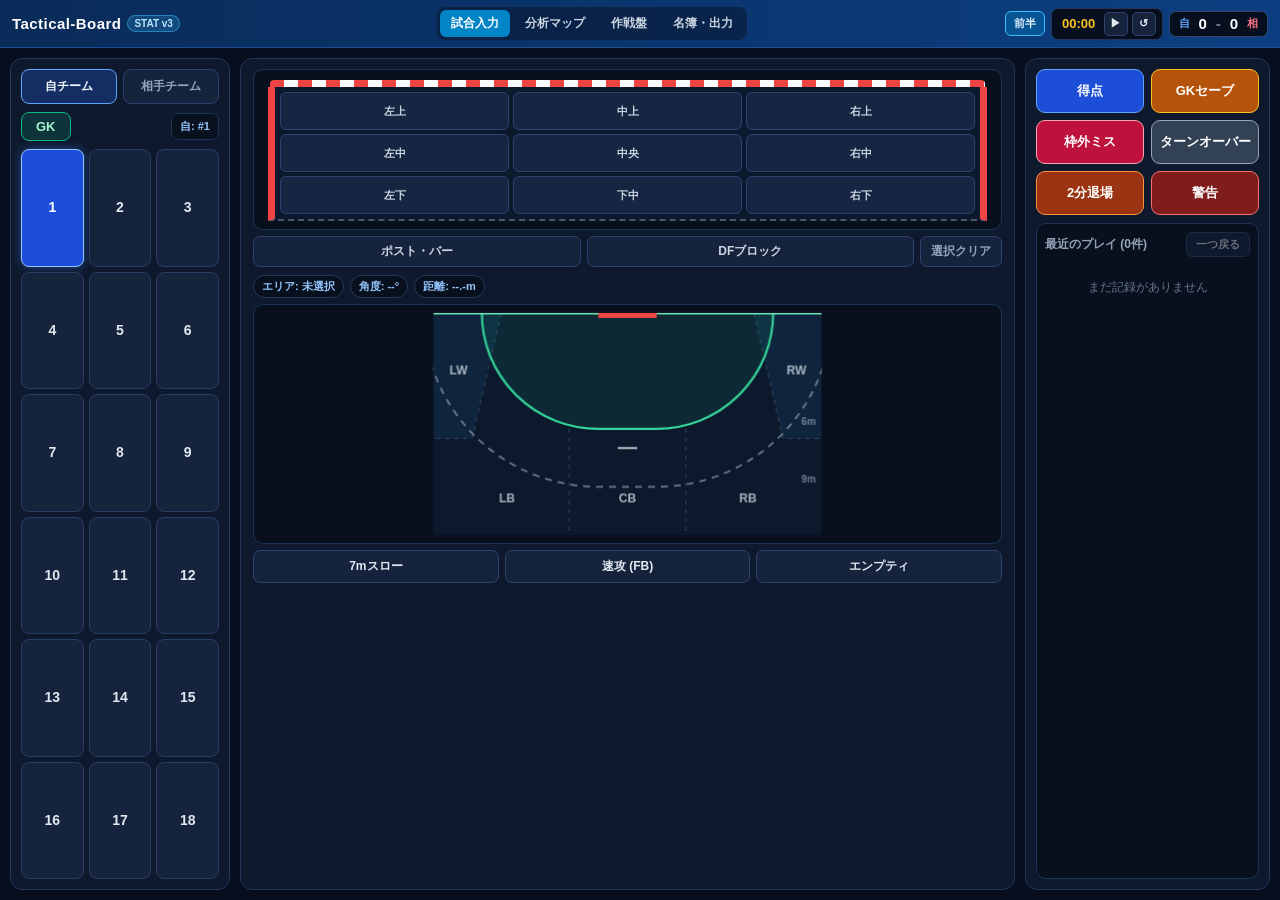
<file: index.html>
<!DOCTYPE html>
<html lang="ja">
<head>
    <meta charset="UTF-8">
    <meta name="viewport" content="width=device-width, initial-scale=1.0, maximum-scale=1.0, user-scalable=no">
    <title>Tactical-Board STAT</title>
    <link rel="manifest" href="manifest.json">
    <link rel="apple-touch-icon" href="icon.png">
    <meta name="apple-mobile-web-app-capable" content="yes">
    <meta name="apple-mobile-web-app-status-bar-style" content="black-translucent">
    <link rel="stylesheet" href="style.css">
</head>
<body>
    <!-- 上部ヘッダー（全4タブ・タイマー・前後半・スコア） -->
    <header class="top-header">
        <div class="brand-area">
            <span class="brand-title">Tactical-Board</span>
            <span class="brand-badge">STAT v3</span>
        </div>

        <nav class="mode-tabs" aria-label="画面切替">
            <button class="tab-btn active" data-tab="input">試合入力</button>
            <button class="tab-btn" data-tab="map">分析マップ</button>
            <button class="tab-btn" data-tab="tactics">作戦盤</button>
            <button class="tab-btn" data-tab="roster">名簿・出力</button>
        </nav>

        <div class="hud-area">
            <button id="btn-half-toggle" class="half-badge-btn" title="前半/後半の切替">前半</button>
            <div class="timer-box">
                <span id="timer-display" class="timer-text">00:00</span>
                <button id="btn-timer-toggle" class="hud-mini-btn" title="タイマー開始/一時停止">▶</button>
                <button id="btn-timer-reset" class="hud-mini-btn" title="タイマーリセット">↺</button>
            </div>
            <div class="score-box">
                <span class="score-team own">自</span>
                <span id="score-own" class="score-num">0</span>
                <span class="score-sep">-</span>
                <span id="score-opp" class="score-num">0</span>
                <span class="score-team opp">相</span>
            </div>
        </div>
    </header>

    <!-- タブ1：試合入力ワークスペース -->
    <main id="view-input" class="workspace">
        <section class="panel player-panel">
            <div class="team-switch">
                <button class="team-btn active own" data-team="own">自チーム</button>
                <button class="team-btn opp" data-team="opp">相手チーム</button>
            </div>

            <div class="player-sub-row">
                <button id="btn-select-gk" class="gk-btn">GK</button>
                <span id="selected-player-badge" class="selected-badge">自: #1</span>
            </div>

            <div id="jersey-grid" class="jersey-grid" aria-label="背番号選択"></div>
        </section>

        <section class="panel center-panel">
            <div class="goal-section">
                <div class="goal-outer">
                    <div class="goal-crossbar"></div>
                    <div id="goal-grid" class="goal-grid" aria-label="ゴール9分割"></div>
                </div>
                <div class="goal-sub-actions">
                    <button class="sub-chip-btn" data-special-course="post">ポスト・バー</button>
                    <button class="sub-chip-btn" data-special-course="block">DFブロック</button>
                    <button class="sub-chip-btn clear-chip" id="btn-clear-selection">選択クリア</button>
                </div>
            </div>

            <div class="court-section">
                <div class="court-telemetry">
                    <span id="telemetry-zone" class="telemetry-pill">エリア: 未選択</span>
                    <span id="telemetry-angle" class="telemetry-pill">角度: --°</span>
                    <span id="telemetry-dist" class="telemetry-pill">距離: --.-m</span>
                </div>

                <div class="court-canvas-wrap">
                    <canvas id="shot-court-canvas"></canvas>
                </div>

                <div class="court-quick-row">
                    <button class="quick-zone-btn" data-quick-zone="7m">7mスロー</button>
                    <button class="quick-zone-btn" data-quick-zone="fastbreak">速攻 (FB)</button>
                    <button class="quick-zone-btn" data-quick-zone="empty">エンプティ</button>
                </div>
            </div>
        </section>

        <section class="panel action-panel">
            <div class="result-grid">
                <button class="result-btn goal" data-result="goal">得点</button>
                <button class="result-btn save" data-result="save">GKセーブ</button>
                <button class="result-btn miss" data-result="miss">枠外ミス</button>
                <button class="result-btn turnover" data-result="turnover">ターンオーバー</button>
                <button class="result-btn two-min" data-result="2min">2分退場</button>
                <button class="result-btn warning" data-result="warning">警告</button>
            </div>

            <div class="log-box">
                <div class="log-header">
                    <span>最近のプレイ (<span id="log-count">0</span>件)</span>
                    <button id="btn-undo" class="undo-btn">一つ戻る</button>
                </div>
                <ul id="play-log-list" class="play-log-list">
                    <li class="log-empty">まだ記録がありません</li>
                </ul>
            </div>
        </section>
    </main>

    <!-- タブ2：分析マップ -->
    <section id="view-map" class="map-workspace" style="display: none;">
        <div class="filter-toolbar panel">
            <div class="filter-group">
                <button class="map-team-btn active own" data-map-team="own">自チーム攻撃（シュート分析）</button>
                <button class="map-team-btn opp" data-map-team="opp">相手チーム攻撃（GK・DF分析）</button>
            </div>

            <div class="filter-group">
                <select id="map-half-filter" class="filter-select" aria-label="前後半絞り込み">
                    <option value="all">全時間帯（前半＋後半）</option>
                    <option value="前半">前半のみ</option>
                    <option value="後半">後半のみ</option>
                </select>

                <select id="map-player-filter" class="filter-select" aria-label="選手絞り込み">
                    <option value="all">全選手</option>
                </select>

                <label class="toggle-check">
                    <input type="checkbox" id="map-show-lines" checked>
                    <span>角度ライン表示</span>
                </label>
            </div>

            <div class="map-kpi-strip">
                <span class="kpi-pill">シュート: <strong id="kpi-shots">0</strong>本</span>
                <span class="kpi-pill">得点: <strong id="kpi-goals">0</strong>点</span>
                <span class="kpi-pill" id="kpi-rate-pill">決定率: <strong id="kpi-rate">0.0%</strong></span>
            </div>
        </div>

        <div class="map-main-grid">
            <div class="panel map-court-card">
                <div class="card-title-row">
                    <h2>シュート打点・角度マップ（6m〜9m）</h2>
                    <div class="map-legend">
                        <span class="leg-item"><i class="dot-goal"></i>得点</span>
                        <span class="leg-item"><i class="dot-save"></i>GKセーブ</span>
                        <span class="leg-item"><i class="dot-miss"></i>枠外・ブロック</span>
                    </div>
                </div>
                <div class="map-canvas-wrap">
                    <canvas id="analysis-court-canvas"></canvas>
                </div>
            </div>

            <div class="map-right-col">
                <div class="panel map-goal-card">
                    <div class="card-title-row">
                        <h2 id="map-goal-title">ゴールコース別 決定率</h2>
                        <span class="helper-note" id="map-special-counts">ポスト:0 / ブロック:0</span>
                    </div>
                    <div class="analysis-goal-outer">
                        <div class="goal-crossbar"></div>
                        <div class="goal-frame-body">
                            <div id="analysis-goal-grid" class="analysis-goal-grid"></div>
                        </div>
                    </div>
                </div>

                <div class="panel map-table-card">
                    <div class="card-title-row">
                        <h2>エリア・距離帯別 集計</h2>
                    </div>
                    <div class="analysis-table-wrap">
                        <table class="analysis-table">
                            <thead>
                                <tr>
                                    <th>エリア / 区分</th>
                                    <th>本数</th>
                                    <th>得点</th>
                                    <th>セーブ</th>
                                    <th id="th-rate-col">決定率</th>
                                </tr>
                            </thead>
                            <tbody id="analysis-area-tbody"></tbody>
                        </table>
                    </div>
                </div>
            </div>
        </div>
    </section>

    <!-- タブ3：作戦盤 -->
    <section id="view-tactics" class="tactics-workspace" style="display: none;">
        <div class="tactics-toolbar panel">
            <div class="tool-cluster">
                <button class="tb-tool-btn active" data-tb-tool="move">✋ 移動</button>
                <button class="tb-tool-btn" data-tb-tool="line">╱ 実線</button>
                <button class="tb-tool-btn" data-tb-tool="dashed">┄ 点線</button>
                <button class="tb-tool-btn" data-tb-tool="arrow">↗ 矢印</button>
                <button class="tb-tool-btn" data-tb-tool="erase">⌫ 消去</button>
            </div>

            <div class="tool-cluster color-cluster">
                <button class="color-swatch active" data-tb-color="#facc15" style="background:#facc15;" title="黄"></button>
                <button class="color-swatch" data-tb-color="#ffffff" style="background:#ffffff;" title="白"></button>
                <button class="color-swatch" data-tb-color="#38bdf8" style="background:#38bdf8;" title="水色"></button>
                <button class="color-swatch" data-tb-color="#fb7185" style="background:#fb7185;" title="赤"></button>
                <button id="btn-tb-undo-line" class="tb-mini-btn">線1つ戻る</button>
                <button id="btn-tb-clear-lines" class="tb-mini-btn">線全消去</button>
            </div>

            <div class="tool-cluster">
                <button id="btn-tb-court-mode" class="tb-mini-btn accent">コート: 半面</button>
                <select id="tb-stat-overlay" class="filter-select" title="STATデータの重ね表示">
                    <option value="off">STAT重ね表示: OFF</option>
                    <option value="own">STAT重ね: 自チーム攻撃</option>
                    <option value="opp">STAT重ね: 相手攻撃(GK・DF分析)</option>
                </select>
            </div>
        </div>

        <div class="tactics-subbar panel">
            <div class="tool-cluster">
                <span class="subbar-label">陣形:</span>
                <button id="btn-tb-def-side" class="tb-mini-btn" title="陣形セット対象チーム切替">守備: 相手(赤)</button>
                <button class="tb-preset-btn" data-formation="6-0">6:0 DF</button>
                <button class="tb-preset-btn" data-formation="5-1">5:1 DF</button>
                <button class="tb-preset-btn" data-formation="3-2-1">3:2:1 DF</button>
                <button class="tb-preset-btn" data-formation="4-2">4:2 DF</button>
                <button id="btn-tb-reset-pos" class="tb-mini-btn">初期配置</button>
            </div>

            <div class="tool-cluster anim-cluster">
                <span class="subbar-label">コマ送り:</span>
                <button id="btn-kf-add" class="tb-mini-btn green">＋コマ追加</button>
                <button id="btn-kf-play" class="tb-mini-btn amber">▶ 再生</button>
                <label class="toggle-check" style="font-size:11px;">
                    <input type="checkbox" id="chk-kf-loop" checked>
                    <span>ループ</span>
                </label>
                <div id="kf-list-wrap" class="kf-list-wrap"></div>
                <button id="btn-kf-clear" class="tb-mini-btn danger">コマ消去</button>
            </div>
        </div>

        <div class="panel tactics-board-card">
            <div class="tactics-canvas-wrap">
                <canvas id="tactics-canvas"></canvas>
            </div>
        </div>
    </section>

    <!-- タブ4：名簿・CSV出力・データ管理 -->
    <section id="view-roster" class="roster-workspace" style="display: none;">
        <div class="roster-grid-layout">
            <div class="panel roster-side-card">
                <div class="card-title-row">
                    <h2>試合情報・データ出力</h2>
                    <span class="autosave-badge" id="autosave-status">自動保存ON</span>
                </div>

                <div class="form-group">
                    <label for="match-title-input">大会・試合名</label>
                    <input type="text" id="match-title-input" class="text-input" placeholder="例：練習試合 / 県大会1回戦">
                </div>

                <div class="form-group">
                    <label for="match-opponent-input">対戦相手チーム名</label>
                    <input type="text" id="match-opponent-input" class="text-input" placeholder="例：〇〇高校">
                </div>

                <div class="summary-stats-box">
                    <div class="stat-mini">
                        <span class="stat-mini-label">総記録数</span>
                        <span class="stat-mini-val" id="summary-total-logs">0 件</span>
                    </div>
                    <div class="stat-mini">
                        <span class="stat-mini-label">現在スコア</span>
                        <span class="stat-mini-val" id="summary-score">0 - 0</span>
                    </div>
                </div>

                <button id="btn-export-csv" class="btn-primary-full">
                    ↓ Excel用 CSVをダウンロード
                </button>
                <p class="helper-note">※UTF-8 (BOM付) で出力されるため、Excelでそのまま文字化けせず開けます。</p>

                <hr class="card-divider">

                <div class="danger-zone">
                    <div class="danger-title">試合データのリセット</div>
                    <button id="btn-reset-match" class="btn-danger-outline">
                        🗑 記録・スコアをリセット（名簿は維持）
                    </button>
                </div>
            </div>

            <div class="panel roster-main-card">
                <div class="card-title-row">
                    <h2>選手名簿登録（1〜18番）</h2>
                    <div class="roster-team-tabs">
                        <button class="roster-team-btn active own" data-roster-team="own">自チーム名簿</button>
                        <button class="roster-team-btn opp" data-roster-team="opp">相手チーム名簿</button>
                    </div>
                </div>
                <p class="helper-note" style="margin-top: 0;">登録した選手名は「試合入力」「分析マップ」「作戦盤」のすべてに自動反映されます。</p>

                <div class="roster-table-wrap">
                    <table class="roster-table">
                        <thead>
                            <tr>
                                <th style="width: 56px;">番号</th>
                                <th>選手名（表示名・フルネーム）</th>
                                <th style="width: 110px;">ポジション</th>
                            </tr>
                        </thead>
                        <tbody id="roster-tbody"></tbody>
                    </table>
                </div>
            </div>
        </div>
    </section>

    <script src="app.js"></script>
    <script>
        if ('serviceWorker' in navigator) {
            navigator.serviceWorker.register('./sw.js');
        }
    </script>
</body>
</html>
</file>
<file: style.css>
/* ==========================================
   ベース＆テーマ設定
========================================== */
:root {
    --bg-app: #070f1e;
    --bg-panel: #0e192d;
    --bg-card: #15233d;
    --border-subtle: #233659;
    --text-main: #f1f5f9;
    --text-muted: #94a3b8;
    --accent-own: #2563eb;
    --accent-opp: #e11d48;
    --accent-cyan: #06b6d4;
    --accent-green: #10b981;
    --accent-amber: #f59e0b;
}

* {
    box-sizing: border-box;
}

html, body {
    margin: 0;
    padding: 0;
    height: 100%;
    background-color: var(--bg-app);
    color: var(--text-main);
    font-family: -apple-system, BlinkMacSystemFont, "Hiragino Sans", "Segoe UI", Roboto, sans-serif;
    user-select: none;
    -webkit-user-select: none;
    -webkit-tap-highlight-color: transparent;
}

body {
    display: flex;
    flex-direction: column;
    overflow: hidden;
}

/* ==========================================
   上部ヘッダー
========================================== */
.top-header {
    height: 48px;
    flex-shrink: 0;
    background: linear-gradient(90deg, #092b59, #0c3f82);
    border-bottom: 1px solid #1e4f91;
    padding: 0 12px;
    display: flex;
    align-items: center;
    justify-content: space-between;
    gap: 8px;
}

.brand-area {
    display: flex;
    align-items: center;
    gap: 6px;
    flex-shrink: 0;
}

.brand-title {
    font-size: 15px;
    font-weight: 800;
    letter-spacing: 0.03em;
    color: #ffffff;
}

.brand-badge {
    font-size: 10px;
    font-weight: 700;
    padding: 2px 6px;
    border-radius: 999px;
    background: rgba(56, 189, 248, 0.2);
    border: 1px solid rgba(56, 189, 248, 0.5);
    color: #bae6fd;
}

.mode-tabs {
    display: flex;
    align-items: center;
    gap: 4px;
    background: rgba(7, 15, 30, 0.45);
    padding: 3px;
    border-radius: 8px;
}

.tab-btn {
    padding: 5px 11px;
    font-size: 12px;
    font-weight: 700;
    border: none;
    border-radius: 6px;
    background: transparent;
    color: #cbd5e1;
    cursor: pointer;
    white-space: nowrap;
}

.tab-btn.active {
    background: #0284c7;
    color: #ffffff;
}

.hud-area {
    display: flex;
    align-items: center;
    gap: 6px;
    flex-shrink: 0;
}

.half-badge-btn {
    padding: 4px 8px;
    border-radius: 6px;
    border: 1px solid #38bdf8;
    background: rgba(2, 132, 199, 0.35);
    color: #e0f2fe;
    font-size: 11px;
    font-weight: 800;
    cursor: pointer;
}

.half-badge-btn.second {
    border-color: #f59e0b;
    background: rgba(180, 83, 9, 0.45);
    color: #fef3c7;
}

.timer-box {
    display: flex;
    align-items: center;
    gap: 4px;
    background: #070f1e;
    border: 1px solid #233659;
    border-radius: 7px;
    padding: 3px 6px;
}

.timer-text {
    font-variant-numeric: tabular-nums;
    font-size: 13px;
    font-weight: 800;
    color: #fbbf24;
    min-width: 42px;
    text-align: center;
}

.hud-mini-btn {
    width: 24px;
    height: 24px;
    border: 1px solid #2c436e;
    border-radius: 5px;
    background: #15233d;
    color: #e2e8f0;
    font-size: 11px;
    font-weight: 700;
    cursor: pointer;
    padding: 0;
}

.hud-mini-btn.running {
    background: #b45309;
    border-color: #fbbf24;
    color: #ffffff;
}

.score-box {
    display: flex;
    align-items: center;
    gap: 5px;
    background: #070f1e;
    border: 1px solid #2c436e;
    border-radius: 7px;
    padding: 3px 9px;
}

.score-team { font-size: 11px; font-weight: 800; }
.score-team.own { color: #60a5fa; }
.score-team.opp { color: #fb7185; }

.score-num {
    font-variant-numeric: tabular-nums;
    font-size: 15px;
    font-weight: 800;
    color: #ffffff;
    min-width: 16px;
    text-align: center;
}

.score-sep { color: #64748b; font-weight: 700; }

.panel {
    min-height: 0;
    background-color: var(--bg-panel);
    border: 1px solid var(--border-subtle);
    border-radius: 12px;
    padding: 10px;
    display: flex;
    flex-direction: column;
    gap: 8px;
}

/* ==========================================
   タブ1：試合入力ワークスペース
========================================== */
.workspace {
    flex: 1;
    min-height: 0;
    display: grid;
    grid-template-columns: 220px minmax(0, 1fr) 245px;
    gap: 10px;
    padding: 10px;
}

.team-switch {
    display: grid;
    grid-template-columns: 1fr 1fr;
    gap: 6px;
    flex-shrink: 0;
}

.team-btn {
    padding: 8px 4px;
    border-radius: 8px;
    border: 1px solid #2c436e;
    background: var(--bg-card);
    color: var(--text-muted);
    font-size: 12px;
    font-weight: 700;
    cursor: pointer;
}

.team-btn.active.own {
    background: rgba(37, 99, 235, 0.28);
    border-color: #60a5fa;
    color: #eff6ff;
}

.team-btn.active.opp {
    background: rgba(225, 29, 72, 0.28);
    border-color: #fb7185;
    color: #fff1f2;
}

.player-sub-row {
    display: flex;
    align-items: center;
    justify-content: space-between;
    gap: 6px;
    flex-shrink: 0;
}

.gk-btn {
    padding: 6px 14px;
    border-radius: 8px;
    border: 1px solid #10b981;
    background: rgba(16, 185, 129, 0.16);
    color: #a7f3d0;
    font-size: 13px;
    font-weight: 800;
    cursor: pointer;
}

.gk-btn.active {
    background: #059669;
    color: #ffffff;
    box-shadow: 0 0 10px rgba(16, 185, 129, 0.45);
}

.selected-badge {
    font-size: 11px;
    font-weight: 700;
    color: #93c5fd;
    background: #09111f;
    border: 1px solid #1f3356;
    padding: 5px 8px;
    border-radius: 7px;
    white-space: nowrap;
    overflow: hidden;
    text-overflow: ellipsis;
    max-width: 135px;
}

.jersey-grid {
    flex: 1;
    min-height: 0;
    display: grid;
    grid-template-columns: repeat(3, 1fr);
    gap: 5px;
    align-content: stretch;
}

.jersey-btn {
    border-radius: 8px;
    border: 1px solid #273d63;
    background: var(--bg-card);
    color: #e2e8f0;
    cursor: pointer;
    display: flex;
    flex-direction: column;
    align-items: center;
    justify-content: center;
    min-height: 36px;
    padding: 2px;
    transition: 0.1s;
    overflow: hidden;
}

.jersey-num { font-size: 14px; font-weight: 800; line-height: 1.1; }

.jersey-name {
    font-size: 9px;
    color: #94a3b8;
    line-height: 1.1;
    margin-top: 2px;
    max-width: 100%;
    white-space: nowrap;
    overflow: hidden;
    text-overflow: ellipsis;
}

.jersey-btn.active .jersey-name { color: #e0f2fe; }

.jersey-btn.active.own {
    background: #1d4ed8;
    border-color: #93c5fd;
    color: #ffffff;
    box-shadow: 0 0 10px rgba(59, 130, 246, 0.45);
}

.jersey-btn.active.opp {
    background: #be123c;
    border-color: #fda4af;
    color: #ffffff;
    box-shadow: 0 0 10px rgba(244, 63, 94, 0.45);
}

/* 中央パネル */
.center-panel { gap: 8px; padding: 10px 12px; }
.goal-section { flex: 0 0 auto; display: flex; flex-direction: column; gap: 6px; }

.goal-outer {
    position: relative;
    background: #08101e;
    border: 1px solid #1e3354;
    border-radius: 10px;
    padding: 10px 14px 8px 14px;
}

.goal-crossbar {
    height: 7px;
    border-radius: 4px 4px 0 0;
    background: repeating-linear-gradient(90deg, #ef4444 0px, #ef4444 14px, #f8fafc 14px, #f8fafc 28px);
    margin: 0 2px;
}

.goal-frame-body {
    display: flex;
    border-left: 7px solid #ef4444;
    border-right: 7px solid #ef4444;
    border-bottom: 2px dashed rgba(148, 163, 184, 0.45);
    background: rgba(15, 28, 51, 0.65);
}

.goal-grid {
    flex: 1;
    display: grid;
    grid-template-columns: repeat(3, 1fr);
    grid-template-rows: repeat(3, 38px);
    gap: 4px;
    padding: 5px;
}

.goal-cell-btn {
    border-radius: 6px;
    border: 1px solid #2b446e;
    background: rgba(24, 41, 71, 0.85);
    color: #cbd5e1;
    font-size: 11px;
    font-weight: 700;
    cursor: pointer;
    transition: 0.1s;
}

.goal-cell-btn.active {
    background: #06b6d4;
    border-color: #a5f3fc;
    color: #04131c;
    font-weight: 800;
    box-shadow: 0 0 12px rgba(6, 182, 212, 0.55);
}

.goal-sub-actions { display: flex; gap: 6px; }

.sub-chip-btn {
    flex: 1;
    padding: 6px 8px;
    border-radius: 7px;
    border: 1px solid #2c436e;
    background: var(--bg-card);
    color: #cbd5e1;
    font-size: 12px;
    font-weight: 700;
    cursor: pointer;
}

.sub-chip-btn.active { background: #7c3aed; border-color: #c4b5fd; color: #ffffff; }
.sub-chip-btn.clear-chip { flex: 0 0 auto; padding: 6px 10px; color: #94a3b8; }

.court-section { flex: 1; min-height: 0; display: flex; flex-direction: column; gap: 6px; }
.court-telemetry { display: flex; flex-wrap: wrap; gap: 6px; flex-shrink: 0; }

.telemetry-pill {
    font-size: 11px;
    font-weight: 700;
    font-variant-numeric: tabular-nums;
    padding: 3px 8px;
    border-radius: 999px;
    background: #08101e;
    border: 1px solid #23385c;
    color: #93c5fd;
}

.court-canvas-wrap {
    flex: 1;
    min-height: 0;
    width: 100%;
    max-height: 240px;
    position: relative;
    background: #08101e;
    border: 1px solid #1e3354;
    border-radius: 10px;
    overflow: hidden;
    display: flex;
    align-items: center;
    justify-content: center;
}

#shot-court-canvas { width: 100%; height: 100%; touch-action: none; cursor: crosshair; display: block; }

.court-quick-row { display: grid; grid-template-columns: repeat(3, 1fr); gap: 6px; flex-shrink: 0; }

.quick-zone-btn {
    padding: 7px 6px;
    border-radius: 7px;
    border: 1px solid #2c436e;
    background: var(--bg-card);
    color: #e2e8f0;
    font-size: 12px;
    font-weight: 700;
    cursor: pointer;
}

.quick-zone-btn.active { background: #0284c7; border-color: #7dd3fc; color: #ffffff; }

/* 右パネル */
.result-grid { display: grid; grid-template-columns: 1fr 1fr; gap: 7px; flex-shrink: 0; }

.result-btn {
    padding: 12px 6px;
    border-radius: 9px;
    border: 1px solid transparent;
    font-size: 13px;
    font-weight: 800;
    color: #ffffff;
    cursor: pointer;
    transition: transform 0.06s;
}

.result-btn:active { transform: scale(0.97); }
.result-btn.goal { background: #1d4ed8; border-color: #60a5fa; }
.result-btn.save { background: #b45309; border-color: #fbbf24; }
.result-btn.miss { background: #be123c; border-color: #fda4af; }
.result-btn.turnover { background: #334155; border-color: #94a3b8; }
.result-btn.two-min { background: #9a3412; border-color: #fb923c; }
.result-btn.warning { background: #7f1d1d; border-color: #f87171; }

.log-box {
    flex: 1;
    min-height: 0;
    background: #08101e;
    border: 1px solid #1e3354;
    border-radius: 10px;
    padding: 8px;
    display: flex;
    flex-direction: column;
    gap: 6px;
}

.log-header {
    display: flex;
    align-items: center;
    justify-content: space-between;
    font-size: 12px;
    font-weight: 700;
    color: var(--text-muted);
    flex-shrink: 0;
}

.undo-btn {
    padding: 4px 9px;
    border-radius: 6px;
    border: 1px solid #3b527a;
    background: #182744;
    color: #f8fafc;
    font-size: 11px;
    font-weight: 700;
    cursor: pointer;
}

.undo-btn:disabled { opacity: 0.4; cursor: not-allowed; }

.play-log-list {
    list-style: none;
    margin: 0;
    padding: 0;
    flex: 1;
    min-height: 0;
    overflow-y: auto;
    display: flex;
    flex-direction: column;
    gap: 5px;
}

.log-empty { font-size: 12px; color: #64748b; text-align: center; padding: 16px 6px; }

.log-item {
    background: #111e36;
    border: 1px solid #22375c;
    border-left: 4px solid #3b82f6;
    border-radius: 6px;
    padding: 6px 8px;
    font-size: 11px;
    line-height: 1.35;
}

.log-item.opp { border-left-color: #f43f5e; }
.log-item-top { display: flex; justify-content: space-between; font-weight: 800; color: #f8fafc; }
.log-item-sub { color: #94a3b8; font-size: 10px; margin-top: 2px; }

/* ==========================================
   タブ2：分析マップ画面
========================================== */
.map-workspace {
    flex: 1;
    min-height: 0;
    padding: 10px;
    display: flex;
    flex-direction: column;
    gap: 10px;
}

.filter-toolbar {
    flex-direction: row;
    flex-wrap: wrap;
    align-items: center;
    justify-content: space-between;
    padding: 8px 12px;
    flex-shrink: 0;
}

.filter-group {
    display: flex;
    flex-wrap: wrap;
    align-items: center;
    gap: 8px;
}

.map-team-btn {
    padding: 7px 12px;
    border-radius: 8px;
    border: 1px solid #2c436e;
    background: var(--bg-card);
    color: var(--text-muted);
    font-size: 12px;
    font-weight: 700;
    cursor: pointer;
}

.map-team-btn.active.own { background: #1d4ed8; border-color: #93c5fd; color: #ffffff; }
.map-team-btn.active.opp { background: #be123c; border-color: #fda4af; color: #ffffff; }

.filter-select {
    padding: 6px 10px;
    border-radius: 7px;
    border: 1px solid #2c436e;
    background: #08101e;
    color: #f1f5f9;
    font-size: 12px;
    font-weight: 600;
}

.toggle-check {
    display: flex;
    align-items: center;
    gap: 5px;
    font-size: 12px;
    font-weight: 600;
    color: #cbd5e1;
    cursor: pointer;
}

.map-kpi-strip {
    display: flex;
    align-items: center;
    gap: 8px;
}

.kpi-pill {
    font-size: 12px;
    padding: 4px 10px;
    border-radius: 999px;
    background: #08101e;
    border: 1px solid #23385c;
    color: #cbd5e1;
}

.kpi-pill strong { color: #38bdf8; font-size: 14px; }

.map-main-grid {
    flex: 1;
    min-height: 0;
    display: grid;
    grid-template-columns: minmax(0, 1.15fr) minmax(0, 0.85fr);
    gap: 10px;
}

.map-court-card { flex: 1; min-height: 0; }

.map-legend {
    display: flex;
    align-items: center;
    gap: 10px;
    font-size: 11px;
    color: #cbd5e1;
}

.leg-item { display: flex; align-items: center; gap: 4px; }
.dot-goal { width: 9px; height: 9px; border-radius: 50%; background: #3b82f6; display: inline-block; }
.dot-save { width: 9px; height: 9px; border-radius: 50%; background: #f59e0b; display: inline-block; }
.dot-miss { width: 9px; height: 9px; border-radius: 50%; background: #94a3b8; display: inline-block; }

.map-canvas-wrap {
    flex: 1;
    min-height: 220px;
    position: relative;
    background: #08101e;
    border: 1px solid #1e3354;
    border-radius: 10px;
    overflow: hidden;
}

#analysis-court-canvas { width: 100%; height: 100%; display: block; }

.map-right-col {
    min-height: 0;
    display: flex;
    flex-direction: column;
    gap: 10px;
}

.analysis-goal-outer {
    background: #08101e;
    border: 1px solid #1e3354;
    border-radius: 10px;
    padding: 8px 12px;
}

.analysis-goal-grid {
    flex: 1;
    display: grid;
    grid-template-columns: repeat(3, 1fr);
    grid-template-rows: repeat(3, 44px);
    gap: 4px;
    padding: 5px;
}

.ag-cell {
    border-radius: 6px;
    border: 1px solid #2b446e;
    background: rgba(24, 41, 71, 0.85);
    display: flex;
    flex-direction: column;
    align-items: center;
    justify-content: center;
    padding: 2px;
}

.ag-rate { font-size: 13px; font-weight: 800; color: #ffffff; }
.ag-sub { font-size: 10px; color: #cbd5e1; }

.map-table-card { flex: 1; min-height: 0; }

.analysis-table-wrap {
    flex: 1;
    min-height: 0;
    overflow-y: auto;
    border: 1px solid #1e3354;
    border-radius: 8px;
    background: #08101e;
}

.analysis-table {
    width: 100%;
    border-collapse: collapse;
    font-size: 12px;
}

.analysis-table th {
    position: sticky;
    top: 0;
    background: #13223d;
    color: #cbd5e1;
    font-size: 11px;
    text-align: left;
    padding: 6px 8px;
    border-bottom: 1px solid #233659;
}

.analysis-table td {
    padding: 5px 8px;
    border-bottom: 1px solid #162540;
    color: #e2e8f0;
}

.analysis-table tr.section-row td {
    background: #0f1b30;
    font-weight: 800;
    color: #93c5fd;
    font-size: 11px;
}

/* ==========================================
   タブ3：作戦盤（Tactical-Board ＋ STAT連携）
========================================== */
.tactics-workspace {
    flex: 1;
    min-height: 0;
    padding: 8px 10px;
    display: flex;
    flex-direction: column;
    gap: 6px;
}

.tactics-toolbar,
.tactics-subbar {
    flex-direction: row;
    flex-wrap: wrap;
    align-items: center;
    justify-content: space-between;
    padding: 6px 10px;
    gap: 6px;
    flex-shrink: 0;
}

.tool-cluster {
    display: flex;
    flex-wrap: wrap;
    align-items: center;
    gap: 5px;
}

.subbar-label {
    font-size: 11px;
    font-weight: 700;
    color: var(--text-muted);
}

.tb-tool-btn,
.tb-mini-btn,
.tb-preset-btn {
    padding: 5px 9px;
    border-radius: 7px;
    border: 1px solid #2c436e;
    background: var(--bg-card);
    color: #e2e8f0;
    font-size: 11px;
    font-weight: 700;
    cursor: pointer;
    white-space: nowrap;
}

.tb-tool-btn.active {
    background: #0284c7;
    border-color: #7dd3fc;
    color: #ffffff;
}

.tb-mini-btn.accent { border-color: #38bdf8; color: #bae6fd; }
.tb-mini-btn.green { background: #065f46; border-color: #34d399; color: #ecfdf5; }
.tb-mini-btn.amber { background: #92400e; border-color: #fbbf24; color: #fffbeb; }
.tb-mini-btn.amber.playing { background: #dc2626; border-color: #fca5a5; }
.tb-mini-btn.danger { border-color: #f43f5e; color: #fecdd3; }

.color-swatch {
    width: 22px;
    height: 22px;
    border-radius: 50%;
    border: 2px solid transparent;
    cursor: pointer;
    padding: 0;
}

.color-swatch.active {
    border-color: #ffffff;
    box-shadow: 0 0 0 2px #0284c7;
    transform: scale(1.1);
}

.kf-list-wrap {
    display: flex;
    align-items: center;
    gap: 4px;
    max-width: 260px;
    overflow-x: auto;
}

.kf-chip {
    padding: 3px 7px;
    border-radius: 5px;
    border: 1px solid #3b527a;
    background: #0b1629;
    color: #93c5fd;
    font-size: 11px;
    font-weight: 700;
    cursor: pointer;
}

.kf-chip.active {
    background: #2563eb;
    border-color: #93c5fd;
    color: #ffffff;
}

.tactics-board-card {
    flex: 1;
    min-height: 0;
    padding: 6px;
}

.tactics-canvas-wrap {
    flex: 1;
    min-height: 0;
    width: 100%;
    position: relative;
    background: #08101e;
    border: 1px solid #1e3354;
    border-radius: 10px;
    overflow: hidden;
}

#tactics-canvas {
    width: 100%;
    height: 100%;
    touch-action: none;
    display: block;
}

/* ==========================================
   タブ4：名簿・CSV出力・データ管理画面
========================================== */
.roster-workspace {
    flex: 1;
    min-height: 0;
    padding: 10px;
    overflow-y: auto;
}

.roster-grid-layout {
    max-width: 1160px;
    margin: 0 auto;
    height: 100%;
    display: grid;
    grid-template-columns: 360px minmax(0, 1fr);
    gap: 12px;
}

.card-title-row {
    display: flex;
    align-items: center;
    justify-content: space-between;
    gap: 8px;
}

.card-title-row h2 { margin: 0; font-size: 15px; font-weight: 800; color: #ffffff; }

.autosave-badge {
    font-size: 10px;
    font-weight: 700;
    padding: 3px 8px;
    border-radius: 999px;
    background: rgba(16, 185, 129, 0.18);
    border: 1px solid #10b981;
    color: #6ee7b7;
}

.form-group { display: flex; flex-direction: column; gap: 5px; }
.form-group label { font-size: 12px; font-weight: 700; color: var(--text-muted); }

.text-input {
    width: 100%;
    padding: 9px 10px;
    border-radius: 8px;
    border: 1px solid #2c436e;
    background: #08101e;
    color: #ffffff;
    font-size: 13px;
    user-select: text;
    -webkit-user-select: text;
}

.summary-stats-box {
    display: grid;
    grid-template-columns: 1fr 1fr;
    gap: 8px;
    background: #08101e;
    border: 1px solid #1e3354;
    border-radius: 9px;
    padding: 10px;
}

.stat-mini { display: flex; flex-direction: column; gap: 3px; }
.stat-mini-label { font-size: 11px; color: var(--text-muted); }
.stat-mini-val { font-size: 16px; font-weight: 800; color: #38bdf8; }

.btn-primary-full {
    width: 100%;
    padding: 12px;
    border-radius: 9px;
    border: 1px solid #34d399;
    background: #059669;
    color: #ffffff;
    font-size: 14px;
    font-weight: 800;
    cursor: pointer;
}

.helper-note { margin: 0; font-size: 11px; color: var(--text-muted); line-height: 1.4; }
.card-divider { border: none; border-top: 1px solid #1e3354; margin: 4px 0; }
.danger-zone { display: flex; flex-direction: column; gap: 6px; }
.danger-title { font-size: 12px; font-weight: 700; color: #fda4af; }

.btn-danger-outline {
    width: 100%;
    padding: 10px;
    border-radius: 8px;
    border: 1px solid #e11d48;
    background: rgba(225, 29, 72, 0.14);
    color: #fecdd3;
    font-size: 12px;
    font-weight: 700;
    cursor: pointer;
}

.roster-team-tabs { display: flex; gap: 6px; }

.roster-team-btn {
    padding: 6px 12px;
    border-radius: 7px;
    border: 1px solid #2c436e;
    background: var(--bg-card);
    color: var(--text-muted);
    font-size: 12px;
    font-weight: 700;
    cursor: pointer;
}

.roster-team-btn.active.own { background: #1d4ed8; border-color: #93c5fd; color: #ffffff; }
.roster-team-btn.active.opp { background: #be123c; border-color: #fda4af; color: #ffffff; }

.roster-table-wrap {
    flex: 1;
    min-height: 0;
    overflow-y: auto;
    border: 1px solid #1e3354;
    border-radius: 9px;
    background: #08101e;
}

.roster-table { width: 100%; border-collapse: collapse; font-size: 13px; }

.roster-table th {
    position: sticky;
    top: 0;
    background: #13223d;
    color: #cbd5e1;
    font-size: 11px;
    font-weight: 700;
    text-align: left;
    padding: 8px 10px;
    border-bottom: 1px solid #233659;
    z-index: 1;
}

.roster-table td { padding: 6px 10px; border-bottom: 1px solid #172744; }
.roster-num-cell { font-weight: 800; color: #93c5fd; text-align: center; }

.roster-name-input,
.roster-pos-select {
    width: 100%;
    padding: 6px 8px;
    border-radius: 6px;
    border: 1px solid #273d63;
    background: #0f1b30;
    color: #ffffff;
    font-size: 13px;
    user-select: text;
    -webkit-user-select: text;
}

/* ==========================================
   学校用タブレット（縦画面・狭幅画面）レスポンシブ対応
========================================== */
@media (max-width: 900px), (orientation: portrait) and (max-width: 1024px) {
    body { overflow: auto; height: auto; min-height: 100vh; }
    .top-header { height: auto; flex-wrap: wrap; padding: 6px 10px; }
    .mode-tabs { order: 3; width: 100%; justify-content: space-between; }
    .tab-btn { flex: 1; padding: 6px 4px; font-size: 11px; }

    .workspace { display: flex; flex-direction: column; padding: 8px; gap: 8px; }
    .panel { padding: 8px; }
    .jersey-grid { grid-template-columns: repeat(6, 1fr); gap: 5px; }
    .goal-grid { grid-template-rows: repeat(3, 34px); }
    .court-canvas-wrap { height: 220px; max-height: 220px; flex: none; }
    .result-grid { grid-template-columns: repeat(3, 1fr); gap: 6px; }
    .result-btn { padding: 10px 4px; font-size: 12px; }
    .play-log-list { max-height: 150px; }

    .map-main-grid { display: flex; flex-direction: column; }
    .map-canvas-wrap { height: 260px; flex: none; }
    .tactics-canvas-wrap { height: 420px; }

    .roster-grid-layout { display: flex; flex-direction: column; height: auto; }
    .roster-table-wrap { max-height: 420px; }
}
</file>
<file: stat-test/style.css>
/* ==========================================
   ベース＆テーマ設定
========================================== */
:root {
    --bg-app: #070f1e;
    --bg-panel: #0e192d;
    --bg-card: #15233d;
    --border-subtle: #233659;
    --text-main: #f1f5f9;
    --text-muted: #94a3b8;
    --accent-own: #2563eb;
    --accent-opp: #e11d48;
    --accent-cyan: #06b6d4;
    --accent-green: #10b981;
    --accent-amber: #f59e0b;
}

* {
    box-sizing: border-box;
}

html, body {
    margin: 0;
    padding: 0;
    height: 100%;
    background-color: var(--bg-app);
    color: var(--text-main);
    font-family: -apple-system, BlinkMacSystemFont, "Hiragino Sans", "Segoe UI", Roboto, sans-serif;
    user-select: none;
    -webkit-user-select: none;
    -webkit-tap-highlight-color: transparent;
}

body {
    display: flex;
    flex-direction: column;
    overflow: hidden;
}

/* ==========================================
   上部ヘッダー
========================================== */
.top-header {
    height: 48px;
    flex-shrink: 0;
    background: linear-gradient(90deg, #092b59, #0c3f82);
    border-bottom: 1px solid #1e4f91;
    padding: 0 12px;
    display: flex;
    align-items: center;
    justify-content: space-between;
    gap: 8px;
}

.brand-area {
    display: flex;
    align-items: center;
    gap: 6px;
    flex-shrink: 0;
}

.brand-title {
    font-size: 15px;
    font-weight: 800;
    letter-spacing: 0.03em;
    color: #ffffff;
}

.brand-badge {
    font-size: 10px;
    font-weight: 700;
    padding: 2px 6px;
    border-radius: 999px;
    background: rgba(56, 189, 248, 0.2);
    border: 1px solid rgba(56, 189, 248, 0.5);
    color: #bae6fd;
}

.mode-tabs {
    display: flex;
    align-items: center;
    gap: 4px;
    background: rgba(7, 15, 30, 0.45);
    padding: 3px;
    border-radius: 8px;
}

.tab-btn {
    padding: 5px 11px;
    font-size: 12px;
    font-weight: 700;
    border: none;
    border-radius: 6px;
    background: transparent;
    color: #cbd5e1;
    cursor: pointer;
    white-space: nowrap;
}

.tab-btn.active {
    background: #0284c7;
    color: #ffffff;
}

.hud-area {
    display: flex;
    align-items: center;
    gap: 6px;
    flex-shrink: 0;
}

.half-badge-btn {
    padding: 4px 8px;
    border-radius: 6px;
    border: 1px solid #38bdf8;
    background: rgba(2, 132, 199, 0.35);
    color: #e0f2fe;
    font-size: 11px;
    font-weight: 800;
    cursor: pointer;
}

.half-badge-btn.second {
    border-color: #f59e0b;
    background: rgba(180, 83, 9, 0.45);
    color: #fef3c7;
}

.timer-box {
    display: flex;
    align-items: center;
    gap: 4px;
    background: #070f1e;
    border: 1px solid #233659;
    border-radius: 7px;
    padding: 3px 6px;
}

.timer-text {
    font-variant-numeric: tabular-nums;
    font-size: 13px;
    font-weight: 800;
    color: #fbbf24;
    min-width: 42px;
    text-align: center;
}

.hud-mini-btn {
    width: 24px;
    height: 24px;
    border: 1px solid #2c436e;
    border-radius: 5px;
    background: #15233d;
    color: #e2e8f0;
    font-size: 11px;
    font-weight: 700;
    cursor: pointer;
    padding: 0;
}

.hud-mini-btn.running {
    background: #b45309;
    border-color: #fbbf24;
    color: #ffffff;
}

.score-box {
    display: flex;
    align-items: center;
    gap: 5px;
    background: #070f1e;
    border: 1px solid #2c436e;
    border-radius: 7px;
    padding: 3px 9px;
}

.score-team { font-size: 11px; font-weight: 800; }
.score-team.own { color: #60a5fa; }
.score-team.opp { color: #fb7185; }

.score-num {
    font-variant-numeric: tabular-nums;
    font-size: 15px;
    font-weight: 800;
    color: #ffffff;
    min-width: 16px;
    text-align: center;
}

.score-sep { color: #64748b; font-weight: 700; }

.panel {
    min-height: 0;
    background-color: var(--bg-panel);
    border: 1px solid var(--border-subtle);
    border-radius: 12px;
    padding: 10px;
    display: flex;
    flex-direction: column;
    gap: 8px;
}

/* ==========================================
   タブ1：試合入力ワークスペース
========================================== */
.workspace {
    flex: 1;
    min-height: 0;
    display: grid;
    grid-template-columns: 220px minmax(0, 1fr) 245px;
    gap: 10px;
    padding: 10px;
}

.team-switch {
    display: grid;
    grid-template-columns: 1fr 1fr;
    gap: 6px;
    flex-shrink: 0;
}

.team-btn {
    padding: 8px 4px;
    border-radius: 8px;
    border: 1px solid #2c436e;
    background: var(--bg-card);
    color: var(--text-muted);
    font-size: 12px;
    font-weight: 700;
    cursor: pointer;
}

.team-btn.active.own {
    background: rgba(37, 99, 235, 0.28);
    border-color: #60a5fa;
    color: #eff6ff;
}

.team-btn.active.opp {
    background: rgba(225, 29, 72, 0.28);
    border-color: #fb7185;
    color: #fff1f2;
}

.player-sub-row {
    display: flex;
    align-items: center;
    justify-content: space-between;
    gap: 6px;
    flex-shrink: 0;
}

.gk-btn {
    padding: 6px 14px;
    border-radius: 8px;
    border: 1px solid #10b981;
    background: rgba(16, 185, 129, 0.16);
    color: #a7f3d0;
    font-size: 13px;
    font-weight: 800;
    cursor: pointer;
}

.gk-btn.active {
    background: #059669;
    color: #ffffff;
    box-shadow: 0 0 10px rgba(16, 185, 129, 0.45);
}

.selected-badge {
    font-size: 11px;
    font-weight: 700;
    color: #93c5fd;
    background: #09111f;
    border: 1px solid #1f3356;
    padding: 5px 8px;
    border-radius: 7px;
    white-space: nowrap;
    overflow: hidden;
    text-overflow: ellipsis;
    max-width: 135px;
}

.jersey-grid {
    flex: 1;
    min-height: 0;
    display: grid;
    grid-template-columns: repeat(3, 1fr);
    gap: 5px;
    align-content: stretch;
}

.jersey-btn {
    border-radius: 8px;
    border: 1px solid #273d63;
    background: var(--bg-card);
    color: #e2e8f0;
    cursor: pointer;
    display: flex;
    flex-direction: column;
    align-items: center;
    justify-content: center;
    min-height: 36px;
    padding: 2px;
    transition: 0.1s;
    overflow: hidden;
}

.jersey-num { font-size: 14px; font-weight: 800; line-height: 1.1; }

.jersey-name {
    font-size: 9px;
    color: #94a3b8;
    line-height: 1.1;
    margin-top: 2px;
    max-width: 100%;
    white-space: nowrap;
    overflow: hidden;
    text-overflow: ellipsis;
}

.jersey-btn.active .jersey-name { color: #e0f2fe; }

.jersey-btn.active.own {
    background: #1d4ed8;
    border-color: #93c5fd;
    color: #ffffff;
    box-shadow: 0 0 10px rgba(59, 130, 246, 0.45);
}

.jersey-btn.active.opp {
    background: #be123c;
    border-color: #fda4af;
    color: #ffffff;
    box-shadow: 0 0 10px rgba(244, 63, 94, 0.45);
}

/* 中央パネル */
.center-panel { gap: 8px; padding: 10px 12px; }
.goal-section { flex: 0 0 auto; display: flex; flex-direction: column; gap: 6px; }

.goal-outer {
    position: relative;
    background: #08101e;
    border: 1px solid #1e3354;
    border-radius: 10px;
    padding: 10px 14px 8px 14px;
}

.goal-crossbar {
    height: 7px;
    border-radius: 4px 4px 0 0;
    background: repeating-linear-gradient(90deg, #ef4444 0px, #ef4444 14px, #f8fafc 14px, #f8fafc 28px);
    margin: 0 2px;
}

.goal-frame-body {
    display: flex;
    border-left: 7px solid #ef4444;
    border-right: 7px solid #ef4444;
    border-bottom: 2px dashed rgba(148, 163, 184, 0.45);
    background: rgba(15, 28, 51, 0.65);
}

.goal-grid {
    flex: 1;
    display: grid;
    grid-template-columns: repeat(3, 1fr);
    grid-template-rows: repeat(3, 38px);
    gap: 4px;
    padding: 5px;
}

.goal-cell-btn {
    border-radius: 6px;
    border: 1px solid #2b446e;
    background: rgba(24, 41, 71, 0.85);
    color: #cbd5e1;
    font-size: 11px;
    font-weight: 700;
    cursor: pointer;
    transition: 0.1s;
}

.goal-cell-btn.active {
    background: #06b6d4;
    border-color: #a5f3fc;
    color: #04131c;
    font-weight: 800;
    box-shadow: 0 0 12px rgba(6, 182, 212, 0.55);
}

.goal-sub-actions { display: flex; gap: 6px; }

.sub-chip-btn {
    flex: 1;
    padding: 6px 8px;
    border-radius: 7px;
    border: 1px solid #2c436e;
    background: var(--bg-card);
    color: #cbd5e1;
    font-size: 12px;
    font-weight: 700;
    cursor: pointer;
}

.sub-chip-btn.active { background: #7c3aed; border-color: #c4b5fd; color: #ffffff; }
.sub-chip-btn.clear-chip { flex: 0 0 auto; padding: 6px 10px; color: #94a3b8; }

.court-section { flex: 1; min-height: 0; display: flex; flex-direction: column; gap: 6px; }
.court-telemetry { display: flex; flex-wrap: wrap; gap: 6px; flex-shrink: 0; }

.telemetry-pill {
    font-size: 11px;
    font-weight: 700;
    font-variant-numeric: tabular-nums;
    padding: 3px 8px;
    border-radius: 999px;
    background: #08101e;
    border: 1px solid #23385c;
    color: #93c5fd;
}

.court-canvas-wrap {
    flex: 1;
    min-height: 0;
    width: 100%;
    max-height: 240px;
    position: relative;
    background: #08101e;
    border: 1px solid #1e3354;
    border-radius: 10px;
    overflow: hidden;
    display: flex;
    align-items: center;
    justify-content: center;
}

#shot-court-canvas { width: 100%; height: 100%; touch-action: none; cursor: crosshair; display: block; }

.court-quick-row { display: grid; grid-template-columns: repeat(3, 1fr); gap: 6px; flex-shrink: 0; }

.quick-zone-btn {
    padding: 7px 6px;
    border-radius: 7px;
    border: 1px solid #2c436e;
    background: var(--bg-card);
    color: #e2e8f0;
    font-size: 12px;
    font-weight: 700;
    cursor: pointer;
}

.quick-zone-btn.active { background: #0284c7; border-color: #7dd3fc; color: #ffffff; }

/* 右パネル */
.result-grid { display: grid; grid-template-columns: 1fr 1fr; gap: 7px; flex-shrink: 0; }

.result-btn {
    padding: 12px 6px;
    border-radius: 9px;
    border: 1px solid transparent;
    font-size: 13px;
    font-weight: 800;
    color: #ffffff;
    cursor: pointer;
    transition: transform 0.06s;
}

.result-btn:active { transform: scale(0.97); }
.result-btn.goal { background: #1d4ed8; border-color: #60a5fa; }
.result-btn.save { background: #b45309; border-color: #fbbf24; }
.result-btn.miss { background: #be123c; border-color: #fda4af; }
.result-btn.turnover { background: #334155; border-color: #94a3b8; }
.result-btn.two-min { background: #9a3412; border-color: #fb923c; }
.result-btn.warning { background: #7f1d1d; border-color: #f87171; }

.log-box {
    flex: 1;
    min-height: 0;
    background: #08101e;
    border: 1px solid #1e3354;
    border-radius: 10px;
    padding: 8px;
    display: flex;
    flex-direction: column;
    gap: 6px;
}

.log-header {
    display: flex;
    align-items: center;
    justify-content: space-between;
    font-size: 12px;
    font-weight: 700;
    color: var(--text-muted);
    flex-shrink: 0;
}

.undo-btn {
    padding: 4px 9px;
    border-radius: 6px;
    border: 1px solid #3b527a;
    background: #182744;
    color: #f8fafc;
    font-size: 11px;
    font-weight: 700;
    cursor: pointer;
}

.undo-btn:disabled { opacity: 0.4; cursor: not-allowed; }

.play-log-list {
    list-style: none;
    margin: 0;
    padding: 0;
    flex: 1;
    min-height: 0;
    overflow-y: auto;
    display: flex;
    flex-direction: column;
    gap: 5px;
}

.log-empty { font-size: 12px; color: #64748b; text-align: center; padding: 16px 6px; }

.log-item {
    background: #111e36;
    border: 1px solid #22375c;
    border-left: 4px solid #3b82f6;
    border-radius: 6px;
    padding: 6px 8px;
    font-size: 11px;
    line-height: 1.35;
}

.log-item.opp { border-left-color: #f43f5e; }
.log-item-top { display: flex; justify-content: space-between; font-weight: 800; color: #f8fafc; }
.log-item-sub { color: #94a3b8; font-size: 10px; margin-top: 2px; }

/* ==========================================
   タブ2：分析マップ画面
========================================== */
.map-workspace {
    flex: 1;
    min-height: 0;
    padding: 10px;
    display: flex;
    flex-direction: column;
    gap: 10px;
}

.filter-toolbar {
    flex-direction: row;
    flex-wrap: wrap;
    align-items: center;
    justify-content: space-between;
    padding: 8px 12px;
    flex-shrink: 0;
}

.filter-group {
    display: flex;
    flex-wrap: wrap;
    align-items: center;
    gap: 8px;
}

.map-team-btn {
    padding: 7px 12px;
    border-radius: 8px;
    border: 1px solid #2c436e;
    background: var(--bg-card);
    color: var(--text-muted);
    font-size: 12px;
    font-weight: 700;
    cursor: pointer;
}

.map-team-btn.active.own { background: #1d4ed8; border-color: #93c5fd; color: #ffffff; }
.map-team-btn.active.opp { background: #be123c; border-color: #fda4af; color: #ffffff; }

.filter-select {
    padding: 6px 10px;
    border-radius: 7px;
    border: 1px solid #2c436e;
    background: #08101e;
    color: #f1f5f9;
    font-size: 12px;
    font-weight: 600;
}

.toggle-check {
    display: flex;
    align-items: center;
    gap: 5px;
    font-size: 12px;
    font-weight: 600;
    color: #cbd5e1;
    cursor: pointer;
}

.map-kpi-strip {
    display: flex;
    align-items: center;
    gap: 8px;
}

.kpi-pill {
    font-size: 12px;
    padding: 4px 10px;
    border-radius: 999px;
    background: #08101e;
    border: 1px solid #23385c;
    color: #cbd5e1;
}

.kpi-pill strong { color: #38bdf8; font-size: 14px; }

.map-main-grid {
    flex: 1;
    min-height: 0;
    display: grid;
    grid-template-columns: minmax(0, 1.15fr) minmax(0, 0.85fr);
    gap: 10px;
}

.map-court-card { flex: 1; min-height: 0; }

.map-legend {
    display: flex;
    align-items: center;
    gap: 10px;
    font-size: 11px;
    color: #cbd5e1;
}

.leg-item { display: flex; align-items: center; gap: 4px; }
.dot-goal { width: 9px; height: 9px; border-radius: 50%; background: #3b82f6; display: inline-block; }
.dot-save { width: 9px; height: 9px; border-radius: 50%; background: #f59e0b; display: inline-block; }
.dot-miss { width: 9px; height: 9px; border-radius: 50%; background: #94a3b8; display: inline-block; }

.map-canvas-wrap {
    flex: 1;
    min-height: 220px;
    position: relative;
    background: #08101e;
    border: 1px solid #1e3354;
    border-radius: 10px;
    overflow: hidden;
}

#analysis-court-canvas { width: 100%; height: 100%; display: block; }

.map-right-col {
    min-height: 0;
    display: flex;
    flex-direction: column;
    gap: 10px;
}

.analysis-goal-outer {
    background: #08101e;
    border: 1px solid #1e3354;
    border-radius: 10px;
    padding: 8px 12px;
}

.analysis-goal-grid {
    flex: 1;
    display: grid;
    grid-template-columns: repeat(3, 1fr);
    grid-template-rows: repeat(3, 44px);
    gap: 4px;
    padding: 5px;
}

.ag-cell {
    border-radius: 6px;
    border: 1px solid #2b446e;
    background: rgba(24, 41, 71, 0.85);
    display: flex;
    flex-direction: column;
    align-items: center;
    justify-content: center;
    padding: 2px;
}

.ag-rate { font-size: 13px; font-weight: 800; color: #ffffff; }
.ag-sub { font-size: 10px; color: #cbd5e1; }

.map-table-card { flex: 1; min-height: 0; }

.analysis-table-wrap {
    flex: 1;
    min-height: 0;
    overflow-y: auto;
    border: 1px solid #1e3354;
    border-radius: 8px;
    background: #08101e;
}

.analysis-table {
    width: 100%;
    border-collapse: collapse;
    font-size: 12px;
}

.analysis-table th {
    position: sticky;
    top: 0;
    background: #13223d;
    color: #cbd5e1;
    font-size: 11px;
    text-align: left;
    padding: 6px 8px;
    border-bottom: 1px solid #233659;
}

.analysis-table td {
    padding: 5px 8px;
    border-bottom: 1px solid #162540;
    color: #e2e8f0;
}

.analysis-table tr.section-row td {
    background: #0f1b30;
    font-weight: 800;
    color: #93c5fd;
    font-size: 11px;
}

/* ==========================================
   タブ3：作戦盤（Tactical-Board ＋ STAT連携）
========================================== */
.tactics-workspace {
    flex: 1;
    min-height: 0;
    padding: 8px 10px;
    display: flex;
    flex-direction: column;
    gap: 6px;
}

.tactics-toolbar,
.tactics-subbar {
    flex-direction: row;
    flex-wrap: wrap;
    align-items: center;
    justify-content: space-between;
    padding: 6px 10px;
    gap: 6px;
    flex-shrink: 0;
}

.tool-cluster {
    display: flex;
    flex-wrap: wrap;
    align-items: center;
    gap: 5px;
}

.subbar-label {
    font-size: 11px;
    font-weight: 700;
    color: var(--text-muted);
}

.tb-tool-btn,
.tb-mini-btn,
.tb-preset-btn {
    padding: 5px 9px;
    border-radius: 7px;
    border: 1px solid #2c436e;
    background: var(--bg-card);
    color: #e2e8f0;
    font-size: 11px;
    font-weight: 700;
    cursor: pointer;
    white-space: nowrap;
}

.tb-tool-btn.active {
    background: #0284c7;
    border-color: #7dd3fc;
    color: #ffffff;
}

.tb-mini-btn.accent { border-color: #38bdf8; color: #bae6fd; }
.tb-mini-btn.green { background: #065f46; border-color: #34d399; color: #ecfdf5; }
.tb-mini-btn.amber { background: #92400e; border-color: #fbbf24; color: #fffbeb; }
.tb-mini-btn.amber.playing { background: #dc2626; border-color: #fca5a5; }
.tb-mini-btn.danger { border-color: #f43f5e; color: #fecdd3; }

.color-swatch {
    width: 22px;
    height: 22px;
    border-radius: 50%;
    border: 2px solid transparent;
    cursor: pointer;
    padding: 0;
}

.color-swatch.active {
    border-color: #ffffff;
    box-shadow: 0 0 0 2px #0284c7;
    transform: scale(1.1);
}

.kf-list-wrap {
    display: flex;
    align-items: center;
    gap: 4px;
    max-width: 260px;
    overflow-x: auto;
}

.kf-chip {
    padding: 3px 7px;
    border-radius: 5px;
    border: 1px solid #3b527a;
    background: #0b1629;
    color: #93c5fd;
    font-size: 11px;
    font-weight: 700;
    cursor: pointer;
}

.kf-chip.active {
    background: #2563eb;
    border-color: #93c5fd;
    color: #ffffff;
}

.tactics-board-card {
    flex: 1;
    min-height: 0;
    padding: 6px;
}

.tactics-canvas-wrap {
    flex: 1;
    min-height: 0;
    width: 100%;
    position: relative;
    background: #08101e;
    border: 1px solid #1e3354;
    border-radius: 10px;
    overflow: hidden;
}

#tactics-canvas {
    width: 100%;
    height: 100%;
    touch-action: none;
    display: block;
}

/* ==========================================
   タブ4：名簿・CSV出力・データ管理画面
========================================== */
.roster-workspace {
    flex: 1;
    min-height: 0;
    padding: 10px;
    overflow-y: auto;
}

.roster-grid-layout {
    max-width: 1160px;
    margin: 0 auto;
    height: 100%;
    display: grid;
    grid-template-columns: 360px minmax(0, 1fr);
    gap: 12px;
}

.card-title-row {
    display: flex;
    align-items: center;
    justify-content: space-between;
    gap: 8px;
}

.card-title-row h2 { margin: 0; font-size: 15px; font-weight: 800; color: #ffffff; }

.autosave-badge {
    font-size: 10px;
    font-weight: 700;
    padding: 3px 8px;
    border-radius: 999px;
    background: rgba(16, 185, 129, 0.18);
    border: 1px solid #10b981;
    color: #6ee7b7;
}

.form-group { display: flex; flex-direction: column; gap: 5px; }
.form-group label { font-size: 12px; font-weight: 700; color: var(--text-muted); }

.text-input {
    width: 100%;
    padding: 9px 10px;
    border-radius: 8px;
    border: 1px solid #2c436e;
    background: #08101e;
    color: #ffffff;
    font-size: 13px;
    user-select: text;
    -webkit-user-select: text;
}

.summary-stats-box {
    display: grid;
    grid-template-columns: 1fr 1fr;
    gap: 8px;
    background: #08101e;
    border: 1px solid #1e3354;
    border-radius: 9px;
    padding: 10px;
}

.stat-mini { display: flex; flex-direction: column; gap: 3px; }
.stat-mini-label { font-size: 11px; color: var(--text-muted); }
.stat-mini-val { font-size: 16px; font-weight: 800; color: #38bdf8; }

.btn-primary-full {
    width: 100%;
    padding: 12px;
    border-radius: 9px;
    border: 1px solid #34d399;
    background: #059669;
    color: #ffffff;
    font-size: 14px;
    font-weight: 800;
    cursor: pointer;
}

.helper-note { margin: 0; font-size: 11px; color: var(--text-muted); line-height: 1.4; }
.card-divider { border: none; border-top: 1px solid #1e3354; margin: 4px 0; }
.danger-zone { display: flex; flex-direction: column; gap: 6px; }
.danger-title { font-size: 12px; font-weight: 700; color: #fda4af; }

.btn-danger-outline {
    width: 100%;
    padding: 10px;
    border-radius: 8px;
    border: 1px solid #e11d48;
    background: rgba(225, 29, 72, 0.14);
    color: #fecdd3;
    font-size: 12px;
    font-weight: 700;
    cursor: pointer;
}

.roster-team-tabs { display: flex; gap: 6px; }

.roster-team-btn {
    padding: 6px 12px;
    border-radius: 7px;
    border: 1px solid #2c436e;
    background: var(--bg-card);
    color: var(--text-muted);
    font-size: 12px;
    font-weight: 700;
    cursor: pointer;
}

.roster-team-btn.active.own { background: #1d4ed8; border-color: #93c5fd; color: #ffffff; }
.roster-team-btn.active.opp { background: #be123c; border-color: #fda4af; color: #ffffff; }

.roster-table-wrap {
    flex: 1;
    min-height: 0;
    overflow-y: auto;
    border: 1px solid #1e3354;
    border-radius: 9px;
    background: #08101e;
}

.roster-table { width: 100%; border-collapse: collapse; font-size: 13px; }

.roster-table th {
    position: sticky;
    top: 0;
    background: #13223d;
    color: #cbd5e1;
    font-size: 11px;
    font-weight: 700;
    text-align: left;
    padding: 8px 10px;
    border-bottom: 1px solid #233659;
    z-index: 1;
}

.roster-table td { padding: 6px 10px; border-bottom: 1px solid #172744; }
.roster-num-cell { font-weight: 800; color: #93c5fd; text-align: center; }

.roster-name-input,
.roster-pos-select {
    width: 100%;
    padding: 6px 8px;
    border-radius: 6px;
    border: 1px solid #273d63;
    background: #0f1b30;
    color: #ffffff;
    font-size: 13px;
    user-select: text;
    -webkit-user-select: text;
}

/* ==========================================
   学校用タブレット（縦画面・狭幅画面）レスポンシブ対応
========================================== */
@media (max-width: 900px), (orientation: portrait) and (max-width: 1024px) {
    body { overflow: auto; height: auto; min-height: 100vh; }
    .top-header { height: auto; flex-wrap: wrap; padding: 6px 10px; }
    .mode-tabs { order: 3; width: 100%; justify-content: space-between; }
    .tab-btn { flex: 1; padding: 6px 4px; font-size: 11px; }

    .workspace { display: flex; flex-direction: column; padding: 8px; gap: 8px; }
    .panel { padding: 8px; }
    .jersey-grid { grid-template-columns: repeat(6, 1fr); gap: 5px; }
    .goal-grid { grid-template-rows: repeat(3, 34px); }
    .court-canvas-wrap { height: 220px; max-height: 220px; flex: none; }
    .result-grid { grid-template-columns: repeat(3, 1fr); gap: 6px; }
    .result-btn { padding: 10px 4px; font-size: 12px; }
    .play-log-list { max-height: 150px; }

    .map-main-grid { display: flex; flex-direction: column; }
    .map-canvas-wrap { height: 260px; flex: none; }
    .tactics-canvas-wrap { height: 420px; }

    .roster-grid-layout { display: flex; flex-direction: column; height: auto; }
    .roster-table-wrap { max-height: 420px; }
}
</file>
